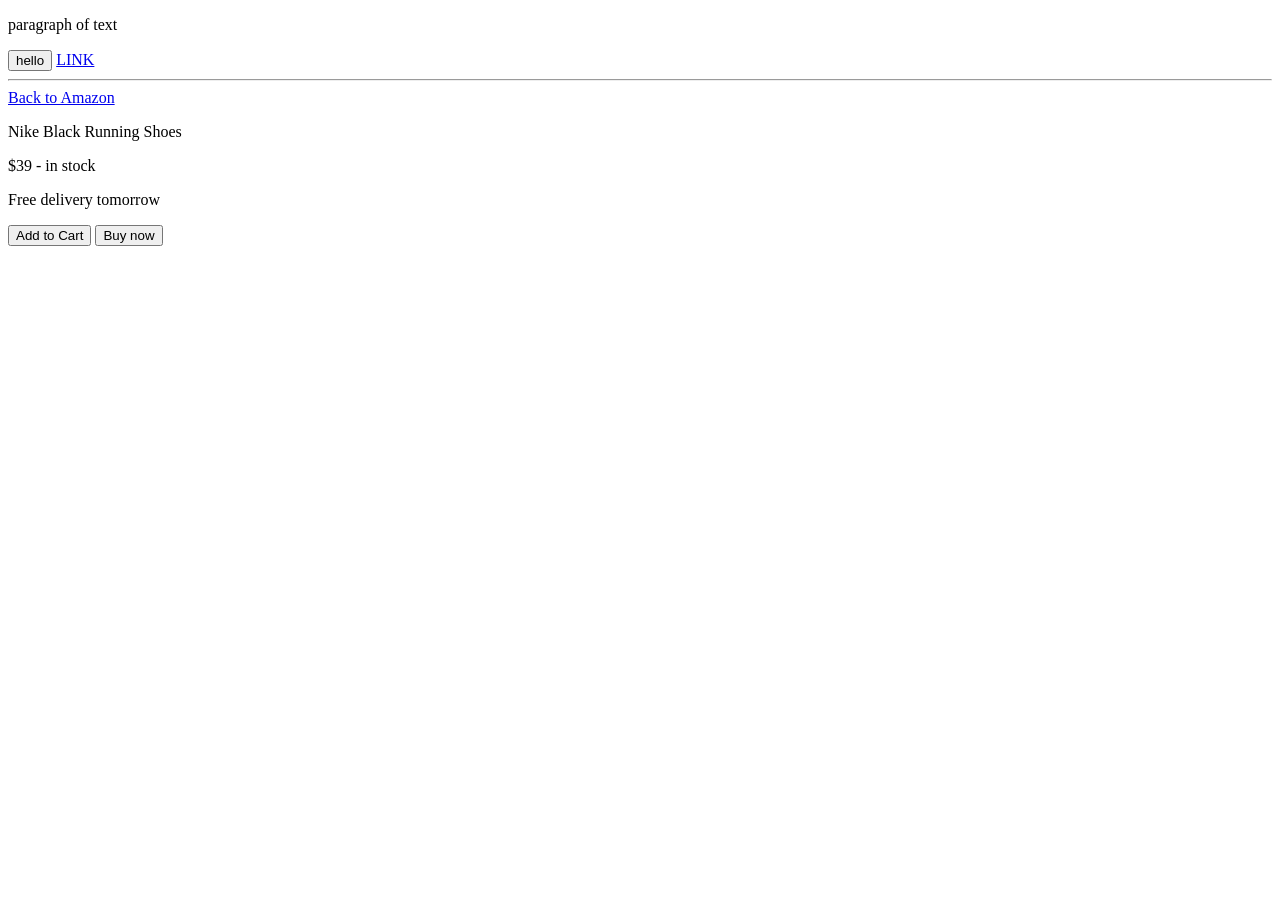
<file: basic.html>
<!DOCTYPE html>
<html lang="en">
<head>
    <meta charset="UTF-8">
    <meta name="viewport" content="width=device-width, initial-scale=1.0">
    <title>basic</title>
</head>
<body>
    <p>
    paragraph of text
</p>

<button>
    hello
</button>

<a href="https://www.youtube.com/" target="_blank">
    LINK   
</a>
<br>
<hr>
<a href="https://www.youtube.com/" target="_blank">
    Back to Amazon
</a>

<p>Nike Black Running Shoes</p>
<p>$39 - in stock</p>
<p>Free delivery tomorrow</p>

<button>Add to Cart</button> <button>Buy now</button>
</body>
</html>
</file>
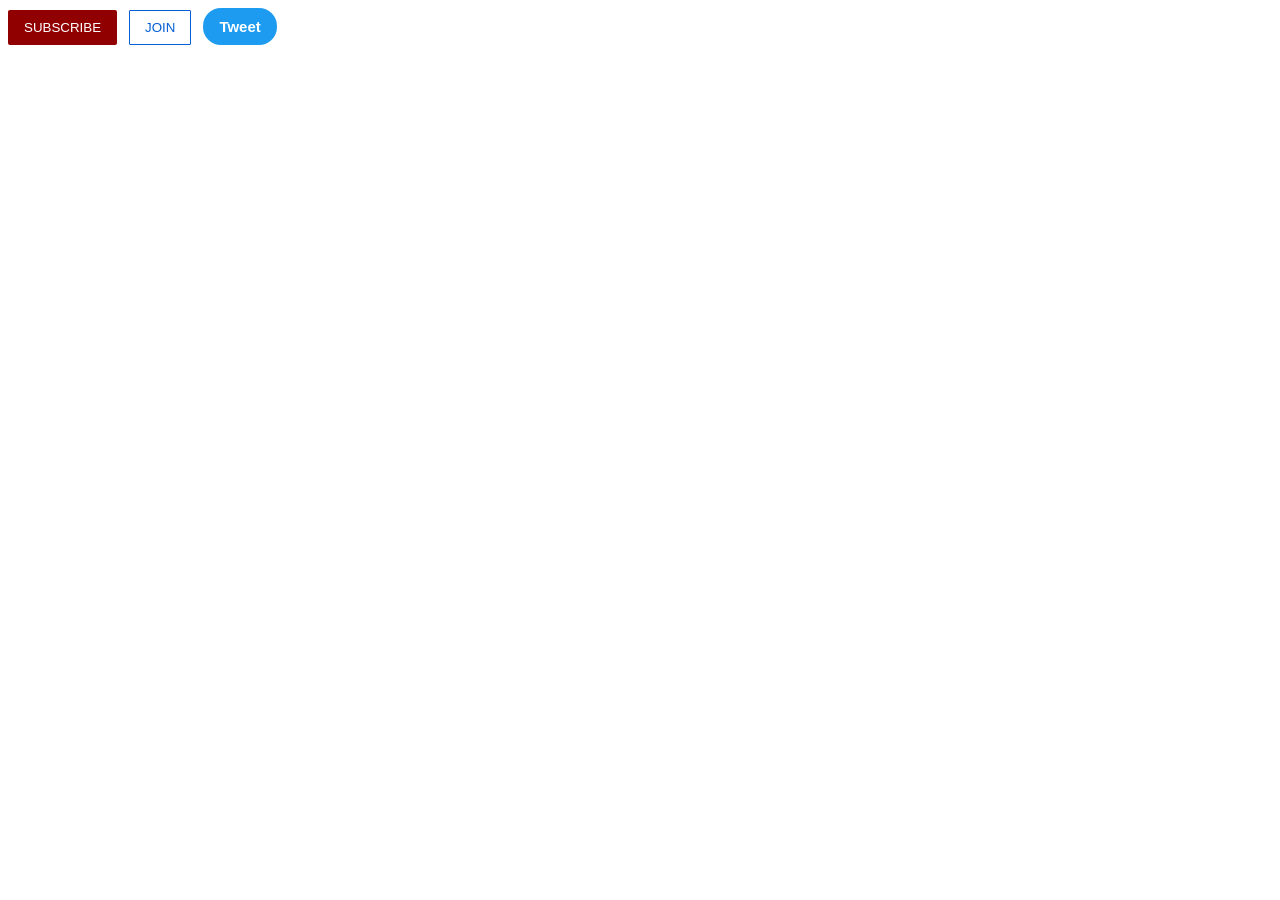
<file: buttons.html>
<!DOCTYPE html>
<html lang="en">
<head>
    <meta charset="UTF-8">
    <meta name="viewport" content="width=device-width, initial-scale=1.0">
    <title>Learning</title>
    <link rel="stylesheet" href="./buttons.css">
</head>
<body>
<button class="subscribe">SUBSCRIBE</button>
<button class="join">JOIN</button>
<button class="tweet">Tweet</button>
</body>
</html>
</file>
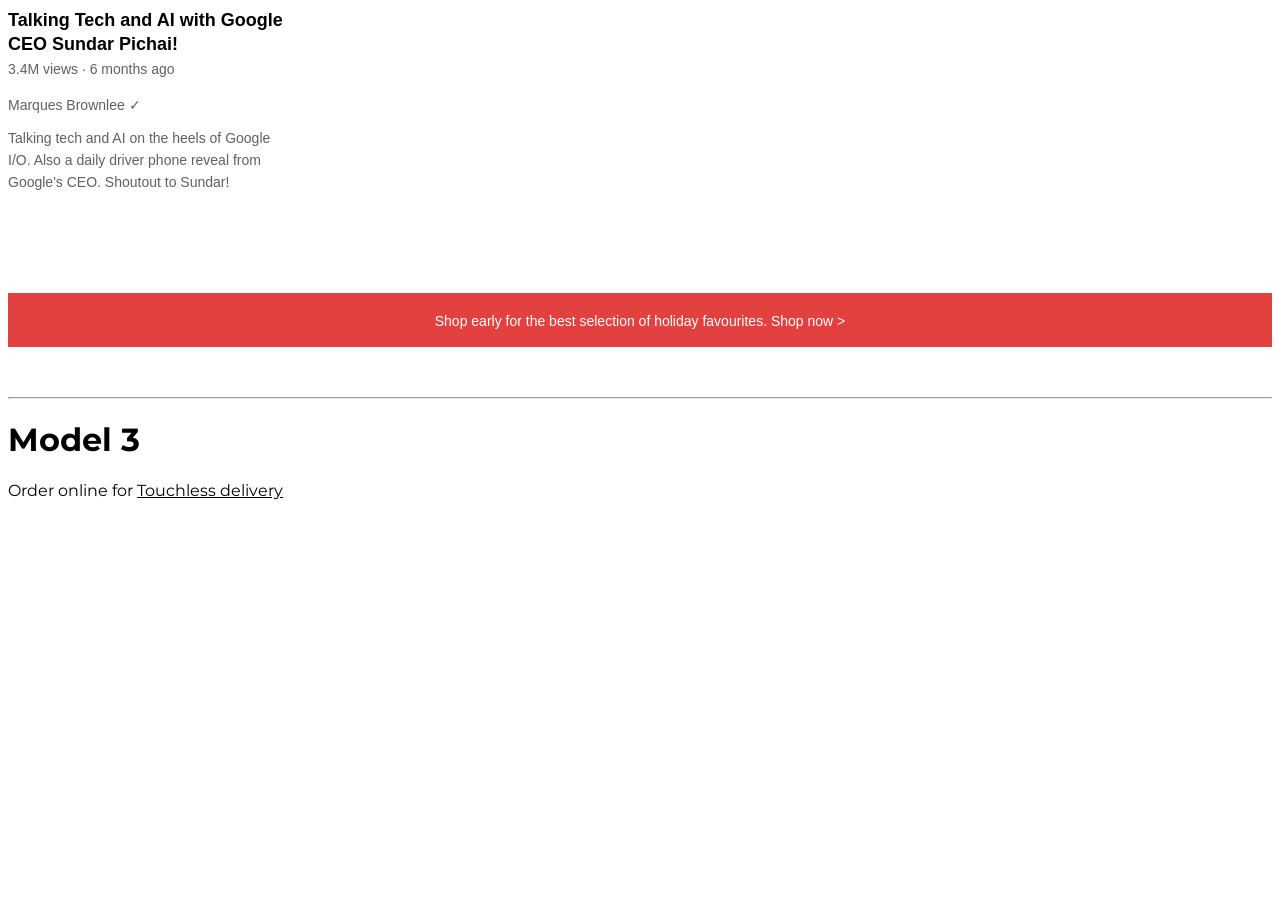
<file: text.html>
<!DOCTYPE html>
<html lang="en">
<head>
    <meta charset="UTF-8">
    <meta name="viewport" content="width=device-width, initial-scale=1.0">
    <title>Learning 2</title>
    <link rel="stylesheet" href="./text.css">
    <link rel="preconnect" href="https://fonts.googleapis.com">
<link rel="preconnect" href="https://fonts.gstatic.com" crossorigin>
<link href="https://fonts.googleapis.com/css2?family=Montserrat:ital,wght@0,100..900;1,100..900&display=swap" rel="stylesheet">
</head>
<body>
<p class="title">
    Talking Tech and AI with Google CEO Sundar Pichai!
</p>
<p class="view">
    3.4M views &#183; 6 months ago
</p>
<p class="author">
    Marques Brownlee &#10003;
</p>
<p class="description">
    Talking tech and AI on the heels of Google I/O. Also a daily driver phone reveal from Google's CEO. Shoutout to Sundar!
</p>
<p class="end">
    Shop early for the best selection of holiday favourites.
    <span class="span-1"> Shop now &gt;</span>
</p>
<hr>
<h1>Model 3</h1>
<p class="new">Order online for <span class="span-2">Touchless delivery</span></p>
</body>
</html>
</file>
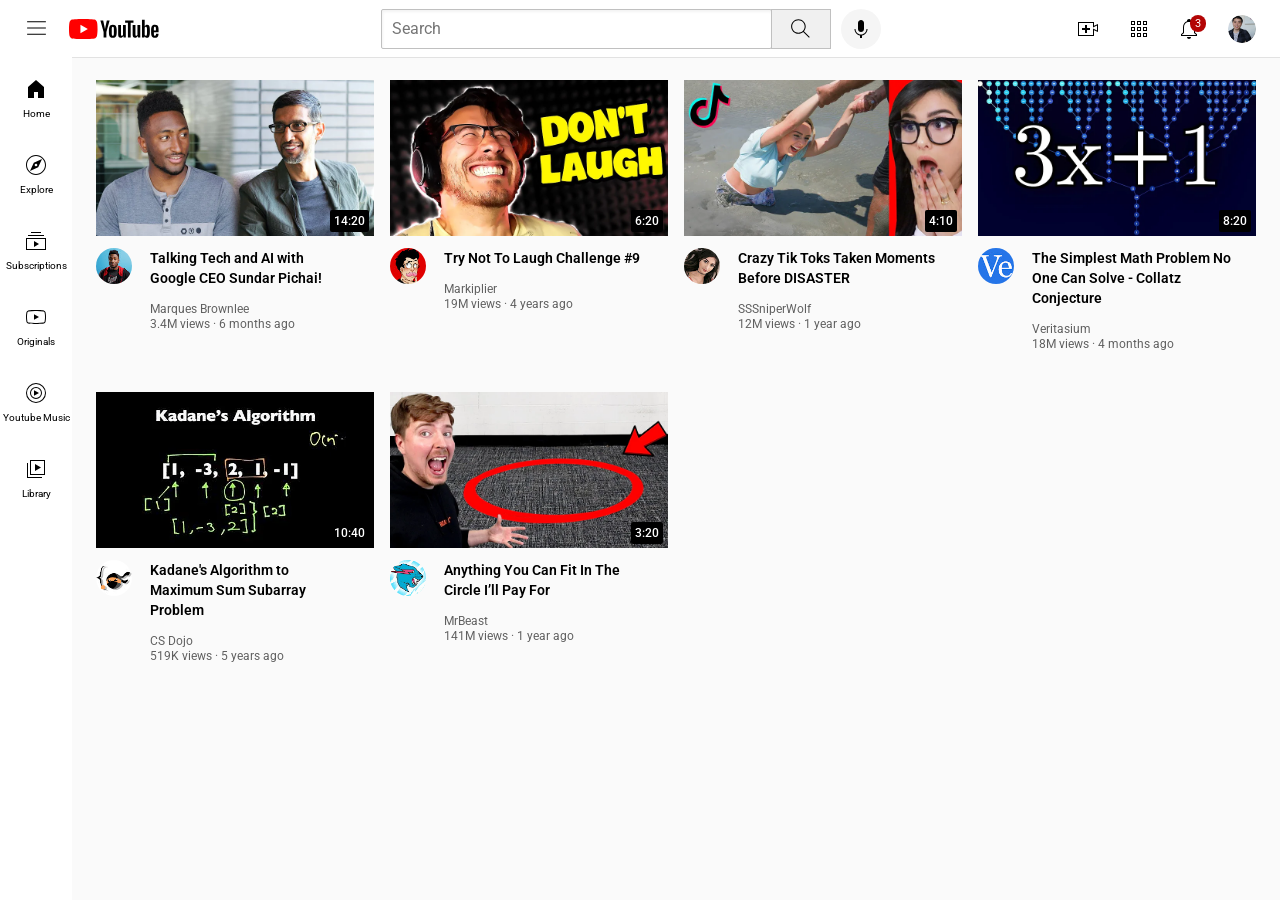
<file: youtube.html>
<!doctype html>
<html lang="en">
  <head>
    <meta charset="UTF-8" />
    <meta name="viewport" content="width=device-width, initial-scale=1.0" />
    <title>Youtube clone</title>
    <link rel="stylesheet" href="styles/general.css" />
    <link rel="stylesheet" href="styles/header.css" />
    <link rel="stylesheet" href="styles/video.css" />
    <link rel="stylesheet" href="styles/sidebar.css" />
    <link rel="preconnect" href="https://fonts.googleapis.com" />
    <link rel="preconnect" href="https://fonts.gstatic.com" crossorigin />
    <link
      href="https://fonts.googleapis.com/css2?family=Roboto:ital,wght@0,100..900;1,100..900&display=swap"
      rel="stylesheet"
    />
  </head>
  <body>
    <div class="header">
      <div class="left-section">
        <img class="hamburger-menu" src="icons/hamburger-menu.svg" />
        <img class="youtube-logo" src="icons/youtube-logo.svg" />
      </div>
      <div class="middle-section">
        <input class="search" type="text" placeholder="Search" />
        <button class="search-button">
          <img class="search-icon" src="icons/search.svg" />
          <div class="tooltip">Search</div>
        </button>
        <button class="voice-search-button">
          <img class="voice-search-icon" src="icons/voice-search-icon.svg" />
          <div class="tooltip">Search with your voice</div>
        </button>
      </div>
      <div class="right-section">
        <div class="upload-icon-container">
          <img class="upload-icon" src="icons/upload.svg" />
          <div class="tooltip">Create</div>
        </div>
        <div class="youtube-apps-icon-container">
          <img class="youtube-apps-icon" src="icons/youtube-apps.svg" />
          <div class="tooltip">Youtube apps</div>
        </div>
        <div class="notifications-icon-container">
          <img class="notifications-icon" src="icons/notifications.svg" />
          <div class="notifications-count">3</div>
          <div class="tooltip">Notifications</div>
        </div>
        <img
          class="current-user-picture"
          src="channel pictures/my-channel.jpeg"
        />
      </div>
    </div>

    <div class="sidebar">
      <div class="sidebar-link">
        <img src="icons/home.svg" />
        <div>Home</div>
      </div>
      <div class="sidebar-link">
        <img src="icons/explore.svg" />
        <div>Explore</div>
      </div>
      <div class="sidebar-link">
        <img src="icons/subscriptions.svg" />
        <div>Subscriptions</div>
      </div>
      <div class="sidebar-link">
        <img src="icons/originals.svg" />
        <div>Originals</div>
      </div>
      <div class="sidebar-link">
        <img src="icons/youtube-music.svg" alt="" />
        <div>Youtube Music</div>
      </div>
      <div class="sidebar-link">
        <img src="icons/library.svg" alt="" />
        <div>Library</div>
      </div>
    </div>

    <div class="video-grid">
      <div class="preview">
        <div class="thumbnail-row">
          <a href="https://www.youtube.com/watch?v=n2RNcPRtAiY">
            <img
              class="thumbnail"
              src="thumbnails/thumbnail-1.webp"
              alt="none"
            />
          </a>
          <div class="video-time">14:20</div>
        </div>
        <div class="video-info-grid">
          <div class="picture">
            <a href="https://www.youtube.com/c/mkbhd">
              <img
                class="dp"
                src="channel pictures/channel-1.jpeg"
                alt="none"
              />
            </a>
          </div>
          <div class="info">
            <a
              class="video-link"
              href="https://www.youtube.com/watch?v=n2RNcPRtAiY"
            >
              <p class="title">
                Talking Tech and AI with Google CEO Sundar Pichai!
              </p>
            </a>
            <a class="author" href="https://www.youtube.com/c/mkbhd">
              Marques Brownlee
            </a>
            <p class="view">3.4M views &#183; 6 months ago</p>
          </div>
        </div>
      </div>
      <div class="preview">
        <div class="thumbnail-row">
          <a href="https://www.youtube.com/watch?v=n2RNcPRtAiY">
            <img
              class="thumbnail"
              src="thumbnails/thumbnail-2.webp"
              alt="none"
            />
          </a>
          <div class="video-time">6:20</div>
        </div>
        <div class="video-info-grid">
          <div class="picture">
            <a href="https://www.youtube.com/c/mkbhd">
              <img
                class="dp"
                src="channel pictures/channel-2.jpeg"
                alt="none"
              />
            </a>
          </div>
          <div class="info">
            <a
              class="video-link"
              href="https://www.youtube.com/watch?v=n2RNcPRtAiY"
            >
              <p class="title">Try Not To Laugh Challenge #9</p>
            </a>
            <a class="author" href="https://www.youtube.com/c/mkbhd">
              Markiplier
            </a>
            <p class="view">19M views &#183; 4 years ago</p>
          </div>
        </div>
      </div>
      <div class="preview">
        <div class="thumbnail-row">
          <a href="https://www.youtube.com/watch?v=n2RNcPRtAiY">
            <img
              class="thumbnail"
              src="thumbnails/thumbnail-3.webp"
              alt="none"
            />
          </a>
          <div class="video-time">4:10</div>
        </div>
        <div class="video-info-grid">
          <div class="picture">
            <a href="https://www.youtube.com/c/mkbhd">
              <img
                class="dp"
                src="channel pictures/channel-3.jpeg"
                alt="none"
              />
            </a>
          </div>
          <div class="info">
            <a
              class="video-link"
              href="https://www.youtube.com/watch?v=n2RNcPRtAiY"
            >
              <p class="title">Crazy Tik Toks Taken Moments Before DISASTER</p>
            </a>
            <a class="author" href="https://www.youtube.com/c/mkbhd">
              SSSniperWolf
            </a>
            <p class="view">12M views &#183; 1 year ago</p>
          </div>
        </div>
      </div>
      <div class="preview">
        <div class="thumbnail-row">
          <a href="https://www.youtube.com/watch?v=n2RNcPRtAiY">
            <img
              class="thumbnail"
              src="thumbnails/thumbnail-4.webp"
              alt="none"
            />
          </a>
          <div class="video-time">8:20</div>
        </div>
        <div class="video-info-grid">
          <div class="picture">
            <a href="https://www.youtube.com/c/mkbhd">
              <img
                class="dp"
                src="channel pictures/channel-4.jpeg"
                alt="none"
              />
            </a>
          </div>
          <div class="info">
            <a
              class="video-link"
              href="https://www.youtube.com/watch?v=n2RNcPRtAiY"
            >
              <p class="title">
                The Simplest Math Problem No One Can Solve - Collatz Conjecture
              </p>
            </a>
            <a class="author" href="https://www.youtube.com/c/mkbhd">
              Veritasium
            </a>
            <p class="view">18M views &#183; 4 months ago</p>
          </div>
        </div>
      </div>
      <div class="preview">
        <div class="thumbnail-row">
            <a href="https://www.youtube.com/watch?v=n2RNcPRtAiY">
          <img class="thumbnail" src="thumbnails/thumbnail-5.webp" alt="none" />
          </a>
          <div class="video-time">10:40</div>
        </div>
        <div class="video-info-grid">
          <div class="picture">
            <a href="https://www.youtube.com/c/mkbhd">
            <img class="dp" src="channel pictures/channel-5.jpeg" alt="none" />
            </a>
          </div>
          <div class="info">
            <a
              class="video-link"
              href="https://www.youtube.com/watch?v=n2RNcPRtAiY"
            >
            <p class="title">
              Kadane's Algorithm to Maximum Sum Subarray Problem
            </p>
            </a>
            <a class="author" href="https://www.youtube.com/c/mkbhd">
              CS Dojo
            </a>
            <p class="view">519K views &#183; 5 years ago</p>
          </div>
        </div>
      </div>
      <div class="preview">
        <div class="thumbnail-row">
            <a href="https://www.youtube.com/watch?v=n2RNcPRtAiY">
          <img class="thumbnail" src="thumbnails/thumbnail-6.webp" alt="none" />
          </a>
          <div class="video-time">3:20</div>
        </div>
        <div class="video-info-grid">
          <div class="picture">
            <a href="https://www.youtube.com/c/mkbhd">
            <img class="dp" src="channel pictures/channel-6.jpeg" alt="none" />
            </a>
          </div>
          <div class="info">
            <a
              class="video-link"
              href="https://www.youtube.com/watch?v=n2RNcPRtAiY"
            >
            <p class="title">Anything You Can Fit In The Circle I’ll Pay For</p>
            </a>
            <a class="author" href="https://www.youtube.com/c/mkbhd">
              MrBeast
            </a>
            <p class="view">141M views &#183; 1 year ago</p>
          </div>
        </div>
      </div>
    </div>
  </body>
</html>
</file>
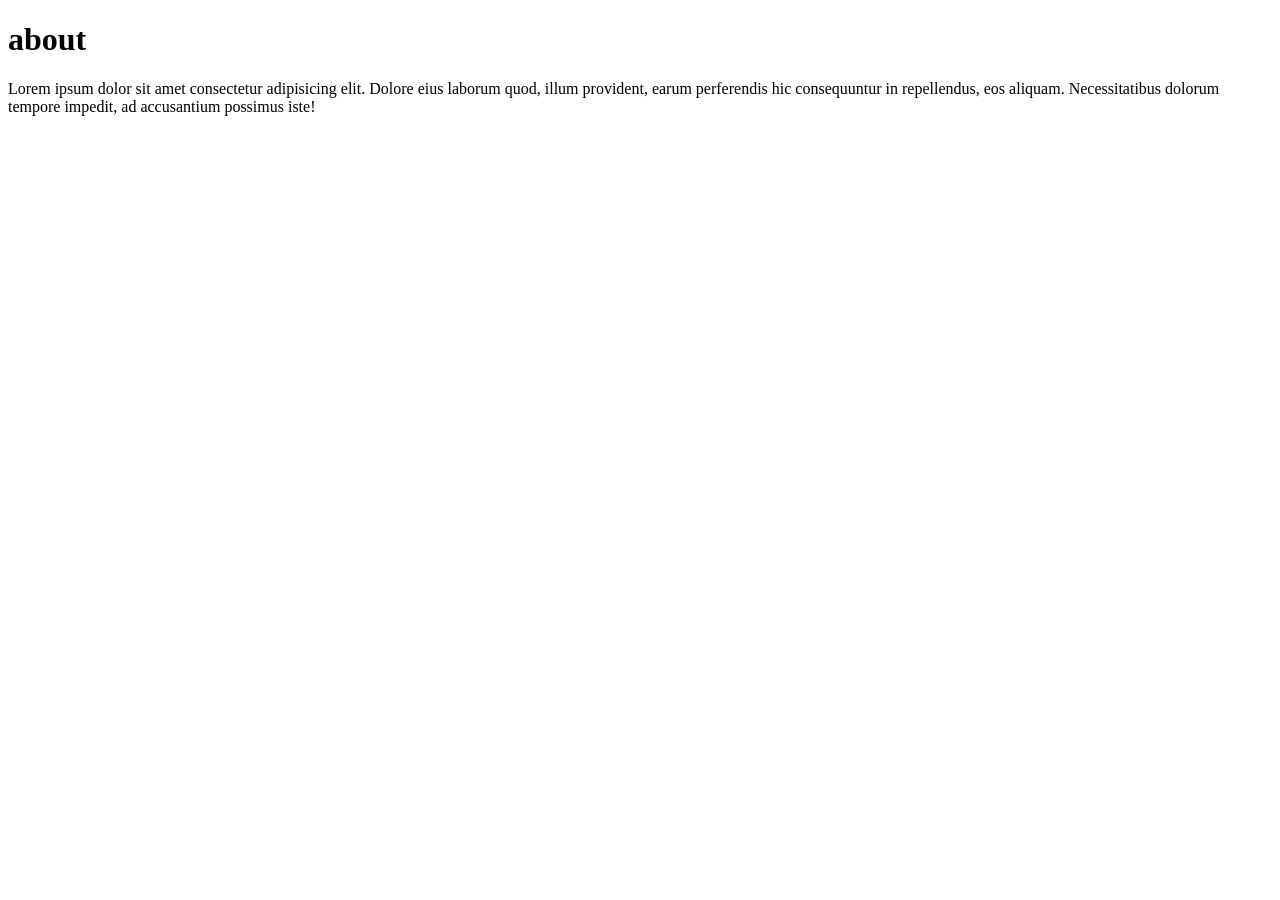
<file: html-1/about.html>
<!DOCTYPE html>
<html lang="en">
<head>
    <meta charset="UTF-8">
    <meta name="viewport" content="width=device-width, initial-scale=1.0">
    <title>about</title>
</head>
<body>
    <h1>about</h1>
    <p>Lorem ipsum dolor sit amet consectetur adipisicing elit. Dolore eius laborum quod, illum provident, earum perferendis hic consequuntur in repellendus, eos aliquam. Necessitatibus dolorum tempore impedit, ad accusantium possimus iste!</p>
</body>
</html>
</file>
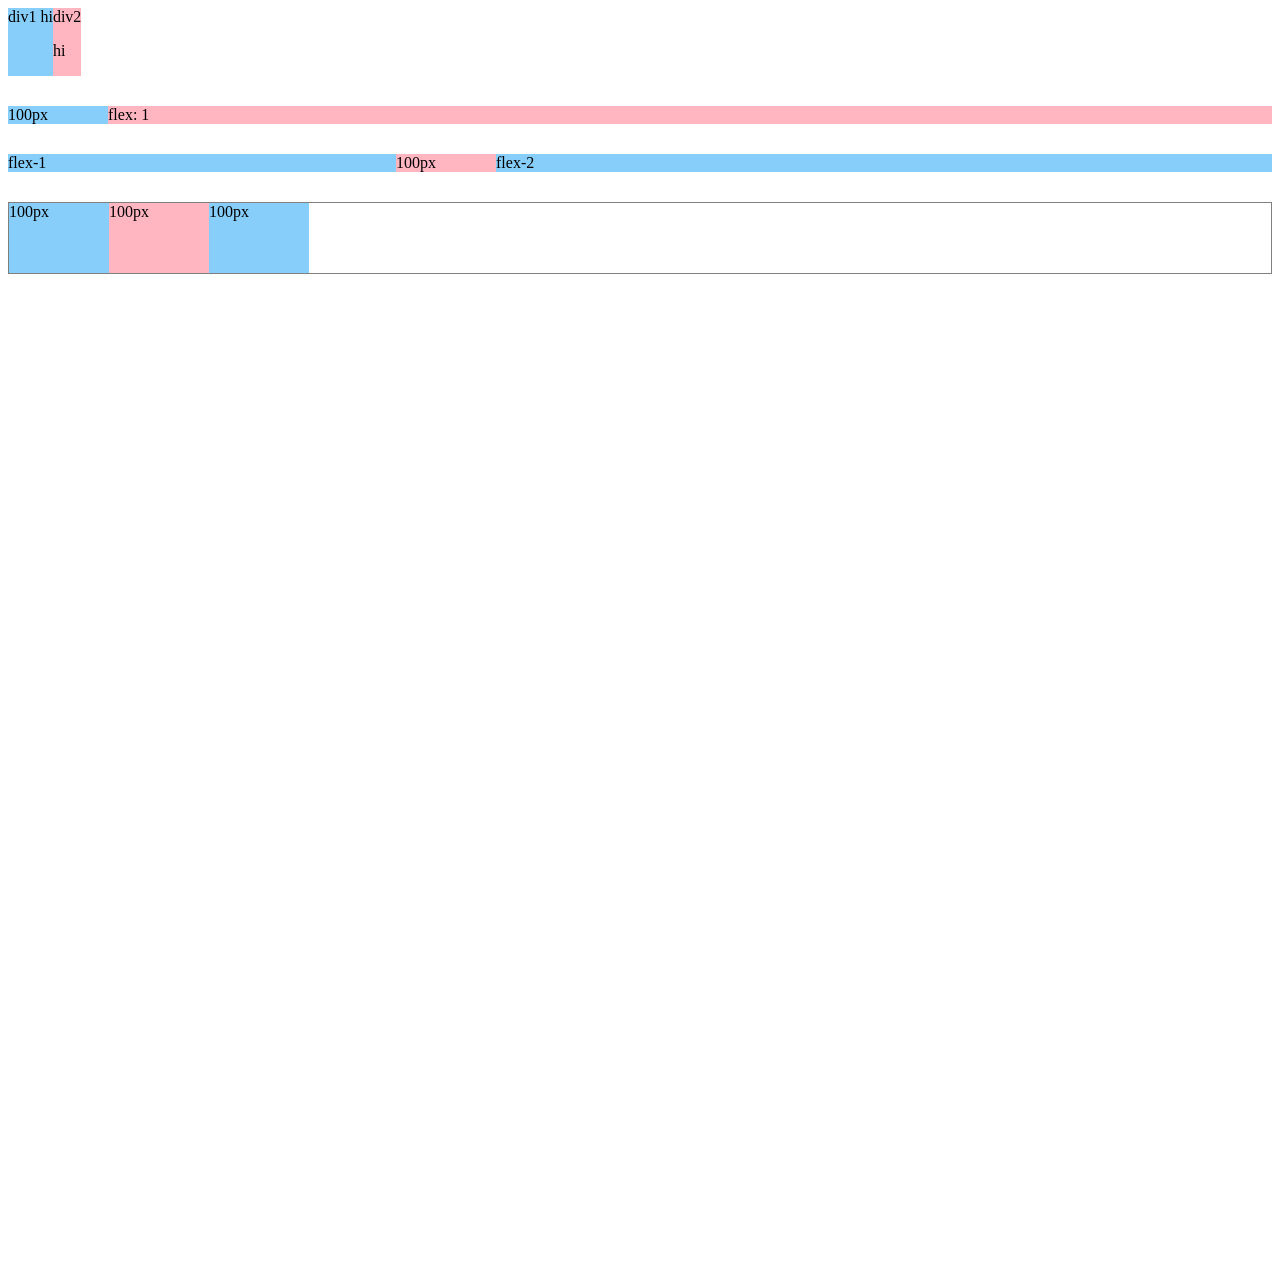
<file: intro/flexbox.html>
<!DOCTYPE html>
<html lang="en">
<head>
    <meta charset="UTF-8">
    <meta name="viewport" content="width=device-width, initial-scale=1.0">
    <title>flexbox practice</title>
</head>
<body style="padding-bottom: 1000px;">
    <div style="
        display: flex;
        flex-direction: row;">
        <div style="background-color: lightskyblue;">div1 hi</div>
        <div style="background-color: lightpink;">div2<p>hi</p></div>
    </div>

    <div style="
    margin-top: 30px;
        display: flex;
        flex-direction: row;">
        <div style="background-color: lightskyblue;
        width: 100px;">100px</div>
        <div style="background-color: lightpink;
        flex: 1;">flex: 1</div>
    </div>

    <div style="
    margin-top: 30px;
    display: flex;
    flex-direction: row;">
    <div style="background-color: lightskyblue;
    flex: 1;">flex-1</div>
    <div style="background-color: lightpink;
    width: 100px;">100px</div>
    <div style="background-color: lightskyblue;
    flex: 2;">flex-2</div>
</div>

<div style="
    margin-top: 30px;
    height: 70px;
    border-width: 1px;
    border-style: solid;
    border-color: gray;
    display: flex;
    flex-direction: row;"
    >
    <div style=
    "background-color: lightskyblue;
    width: 100px;">100px</div>
    <div style=
    "background-color: lightpink;
    width: 100px;">100px</div>
    <div style=
    "background-color: lightskyblue;
    width: 100px;">100px</div>
</div>
</body>
</html>
</file>
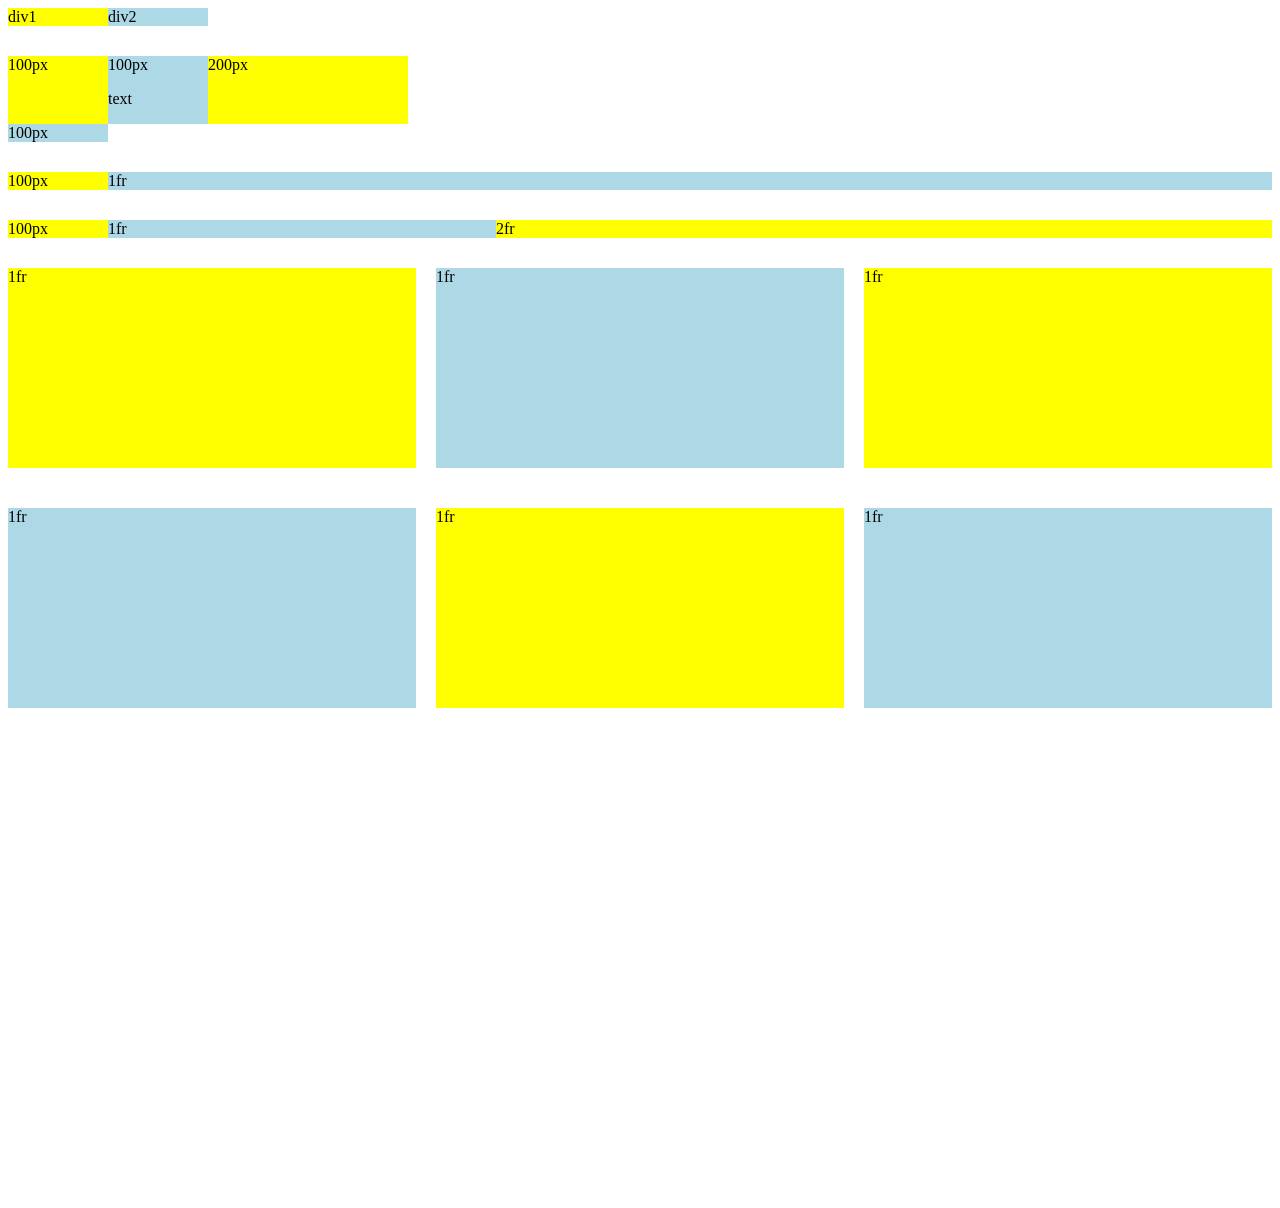
<file: intro/grid.html>
<!DOCTYPE html>
<html lang="en">
<head>
    <meta charset="UTF-8">
    <meta name="viewport" content="width=device-width, initial-scale=1.0">
    <title>grid practice</title>
</head>
<body style="margin-bottom: 500px;">
    <div style="display: grid;
    grid-template-columns: 100px 100px;">
        <div style="background-color: yellow;">div1</div>
        <div style="background-color: lightblue;">div2</div>
    </div>

        <div style="margin-top: 30px;
        display: grid;
    grid-template-columns: 100px 100px 200px;">
        <div style="background-color: yellow;">100px</div>
        <div style="background-color: lightblue;">100px <p>text</p></div>
        <div style="background-color: yellow;">200px</div>
        <div style="background-color: lightblue;">100px</div>
    </div>

            <div style="margin-top: 30px;
        display: grid;
    grid-template-columns: 100px 1fr;">
        <div style="background-color: yellow;">100px</div>
        <div style="background-color: lightblue;">1fr</div>
            </div>

    <div style="margin-top: 30px;
        display: grid;
    grid-template-columns: 100px 1fr 2fr;">
        <div style="background-color: yellow;">100px</div>
        <div style="background-color: lightblue;">1fr</div>
        <div style="background-color: yellow;">2fr</div>
    </div>

    <div style="margin-top: 30px;
        display: grid;
    grid-template-columns: 1fr 1fr 1fr;
    row-gap: 40px;
    column-gap: 20px;">
        <div style="background-color: yellow; height: 200px;">1fr</div>
        <div style="background-color: lightblue; height: 200px;">1fr</div>
        <div style="background-color: yellow; height: 200px;">1fr</div>
        <div style="background-color: lightblue; height: 200px;">1fr</div>
        <div style="background-color: yellow; height: 200px;">1fr</div>
        <div style="background-color: lightblue; height: 200px;">1fr</div>

    </div>
</body>
</html>
</file>
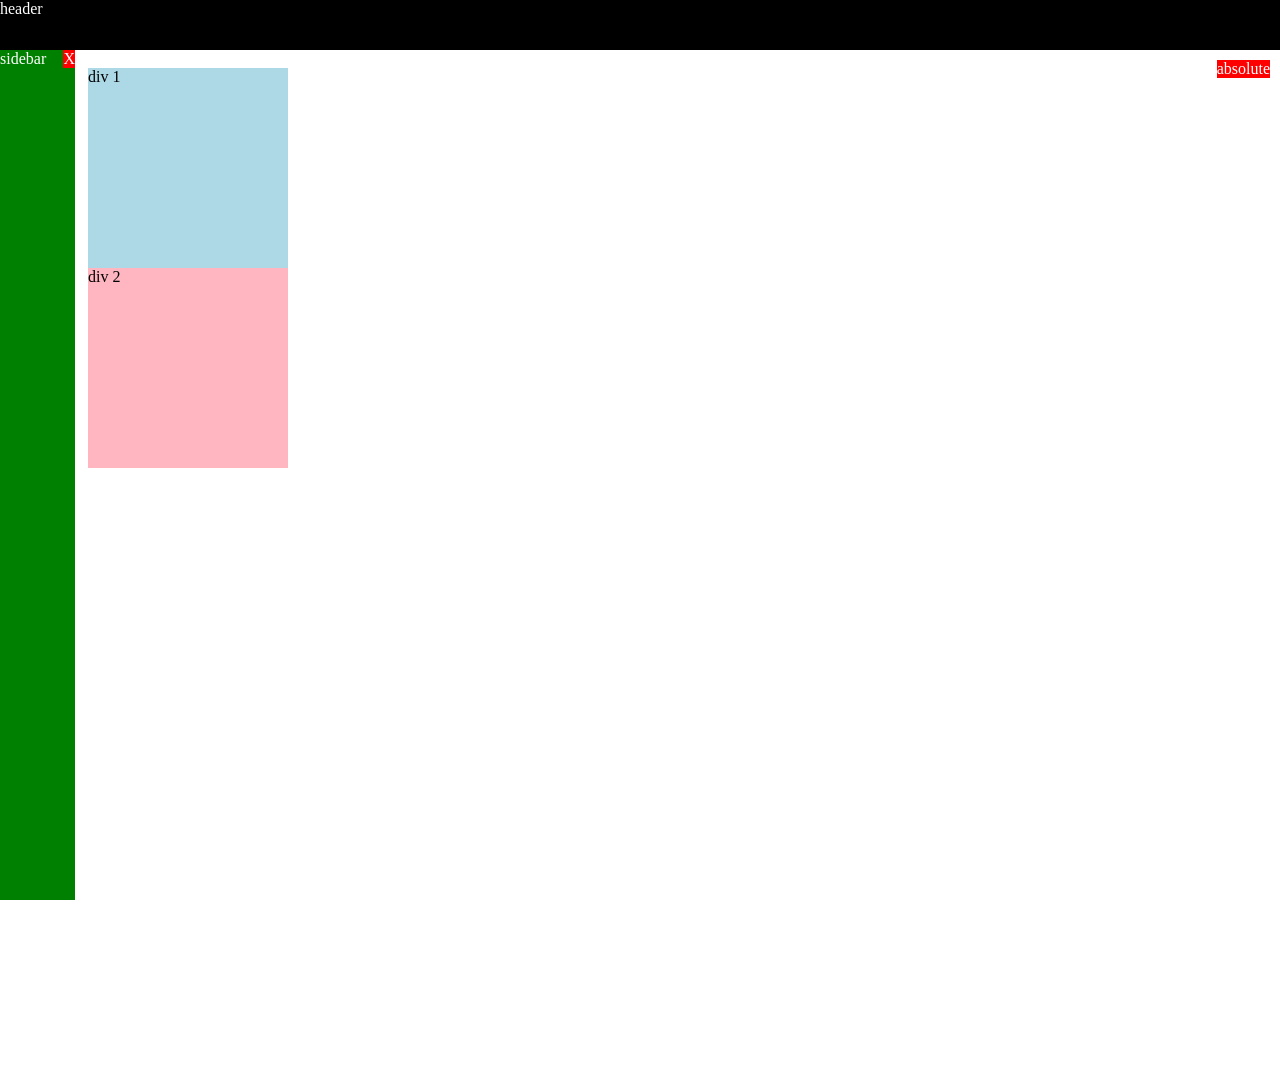
<file: intro/position.html>
<!DOCTYPE html>
<html lang="en">
<head>
    <meta charset="UTF-8">
    <meta name="viewport" content="width=device-width, initial-scale=1.0">
    <title>position</title>
</head>
<body style="height: 1000px;
padding-top: 60px;
padding-left: 80px;">
    <div style="
    background-color: black; 
    color: white; 
    position: fixed;
    top:0;
    left: 0;         /*both left and right make it stretch si,ilarly top and bottom*/
    right: 0;
    height: 50px;" 
    >header</div>

    <div style="
    background-color: green;
    color: white;
    position: fixed;
    left: 0;
    bottom: 0;
    top: 50px;
    width: 75px;
    ">
        sidebar
        <div style="
    position: absolute;
    background-color: red;
    color: white;
    top: 0;
    right: 0;">
        X
    </div>
    </div>

    <div style="
    position: absolute;
    background-color: red;
    color: white;
    top: 60px;
    right: 10px;">
        absolute
    </div>

    <div style="
        background-color: lightblue;
        height: 200px;
        width: 200px;
        position: static;"
        >div 1</div>
    <div style="
        background-color: lightpink;
        height: 200px;
        width: 200px;
        ">div 2</div>
</body>
</html>
</file>
<file: buttons.css>
.subscribe {
        background-color: rgb(145, 0, 0);
        color: white;
        border: none;
        padding: 10px 16px;
        border-radius: 2px;
        cursor: pointer;
        margin-right: 8px;
        transition: opacity 0.15s;
    }
    .subscribe:hover {
        opacity: 0.8;
    } 
    .subscribe:active {
        opacity: 0.4;
    }
    .join {
        background-color: white;
        color:  rgb(6, 95, 212);
        border-color: rgb(6, 95, 212);
        border-style: solid;
        border-width: 1px;
        padding: 9px 15px;
        border-radius: 1px;
        cursor: pointer;
        transition: background-color 0.4s, color 0.4s;

    }
    .join:hover {
        background-color: rgb(6, 95, 212);
        color :white;
    }
    .join:active {
        opacity: 0.8;
    }
    .tweet {
        margin-left: 8px;
        background-color: rgb(29, 155, 240);
        color: white;
        border: none;
        padding: 10px 16px;
        border-radius: 18px;
        font-weight: bold;
        font-size: 15px;
        cursor: pointer;
        transition: box-shadow 0.2s;
    }
    .tweet:hover {        
        box-shadow: 5px 5px 10px rgba(0, 0, 0, 0.15);
    }
</file>
<file: text.css>
p{
        font-family: Arial ;
        margin-top: 0;
    }
    .title {
        font-weight: bold;
        font-size: 18px;
        line-height: 24px;
        margin-bottom: 5px;
        width: 280px;
    }
    .view {
        font-size: 14px;
        color: rgb(96, 96, 96);
        margin-bottom: 20px;
    }
    .author {
        font-size: 14px;
        color: rgb(96, 96, 96);
    }
    .description {
        font-size: 14px;
        color: rgb(96, 96, 96);
        width: 280px;
        line-height: 22px;
        margin-bottom: 100px;
    }
    .end {
        margin-bottom: 50px; 
        font-size: 14px;
        background-color: rgb(227, 65, 64);
        color: white;
        text-align: center;
        padding-top: 20px;
        padding-bottom: 18px;
    }
    .span-1 {
        color: white;
        cursor: pointer;
    }
    .span-1:hover {
        text-decoration: underline;
    }
    h1 {
        font-family: Montserrat;
    }
    .new{
        font-family: Montserrat;
    }
    .span-2 {
        text-decoration: underline;
    }
</file>
<file: styles/general.css>
p {
    margin-top: 0;
    margin-bottom: 0;
}

body {
    font-family: Roboto, Arial;
    margin: 0;
    padding-top: 80px;
    padding-left: 96px;
    padding-right: 24px;
    background-color: rgb(250, 250, 250);
}
</file>
<file: styles/header.css>
.header{
    height: 57px;
    display: flex;
    flex-direction: row;
    justify-content: space-between;
    position: fixed;
    top: 0;
    left: 0;
    right: 0;
    z-index: 100;
    margin-bottom: 20px;
    align-items: center;
    background-color: white;
    border-bottom-width: 1px;
    border-bottom-style: solid;
    border-bottom-color: rgb(226, 226, 226);
}

.left-section{
    width: 150px;
    display: flex;
    align-items: center;
}
.hamburger-menu{
    height: 25px;
    margin-left: 24px;
    margin-right: 20px;

}
.youtube-logo{
    height: 20px;
}

.middle-section{
    margin-left: 70px;
    flex: 1;
    margin-right: 35px;
    max-width: 500px;
    display: flex;
    align-items: center;
}
.search{
    flex: 1;
    height: 36px;
    font-size: 16px;
    padding-left: 10px;
    /*border-width: 1px;
    border-style: solid;
    border-color: rgb(192, 192, 192);*/
    border: 1px solid rgb(192, 192, 192);/*shortcut*/
    border-radius: 2px;
    box-shadow: inset 1px 2px 3px rgba(0, 0, 0, 0.05);
    width: 0; /*for search bar shrink*/
}
.search::placeholder{ /*inside search bar*/
    font-family: Roboto, Arial;
    font-size: 16px;
}
.search-button{
    height: 40px;
    width: 60px;
    background-color: rgb(240, 240, 240);
    border-width: 1px;
    border-style: solid;
    border-color: rgb(192, 192, 192);
    margin-left: -1px; /*-ve to pull the element closer*/
    margin-right: 10px;
    position: relative;
}
.search-button .tooltip,
.voice-search-button .tooltip,
.upload-icon-container .tooltip,
.youtube-apps-icon-container .tooltip,
.notifications-icon-container .tooltip{
    position: absolute;
    background-color: gray;
    color: white;
    padding-top: 4px;
    padding-bottom: 4px;
    padding-right: 8px;
    padding-left: 8px;
    border-radius: 2px;
    font-size: 12px;
    bottom: -30px;
    opacity: 0;
    transition: opacity 0.15s;
    pointer-events: none;
    white-space: nowrap;

}
.search-button:hover .tooltip,
.voice-search-button:hover .tooltip,
.upload-icon-container:hover .tooltip,
.youtube-apps-icon-container:hover .tooltip,
.notifications-icon-container:hover .tooltip{
    opacity: 1;
}
.search-icon{
    height: 25px;
}
.voice-search-button{
    height: 40px;
    width: 40px;
    border-radius: 20px;
    border: none;
    background-color: rgb(245, 245, 245);
    position: relative;
}

.search-button,
.voice-search-button,
.upload-icon-container,
.youtube-apps-icon-container,
.notifications-icon-container {
    display: flex;
    justify-content: center;
    align-items: center;
    position: relative;
}

.voice-search-icon{
    height: 24px;
}
.right-section{
    width: 180px;
    display: flex;
    align-items: center;
    justify-content: space-between; /*give space bw icons*/
    margin-right: 24px;
    padding-left: 0;
    flex-shrink: 0; /*prevent the icons from shrinking*/
}
.upload-icon{
    height: 24px;
}
.youtube-apps-icon{
    height: 24px;
}
.notifications-icon{
    height: 24px;
}
.notifications-icon-container{
    position: relative;
}

.notifications-count{
    position: absolute;
    top: -2px;
    right: -5px;
    background-color: rgb(179, 5, 5);
    color: white;
    font-size: 11px;
    padding-left: 5px;
    padding-right: 5px;
    padding-top: 2px;
    padding-bottom: 2px;
    border-radius: 10px;
}
.current-user-picture{
    height: 28px;
    border-radius: 16px;
}
</file>
<file: styles/video.css>
.thumbnail {
  width: 100%;
}
.picture {
  display: inline-block;
  width: 50px;
  vertical-align: top;
}
.title {
  margin-top: 0;
  font-size: 14px;
  font-weight: 600;
  line-height: 20px;
  margin-bottom: 10px;
}
.info {
  display: inline-block;
  width: 200px;
}
.dp {
  width: 36px;
  border-radius: 50px;
}
.thumbnail-row {
    margin-bottom: 8px;
    position: relative;
}
.author,.view {
    font-size: 12px;
    color: rgb(96, 96, 96);
}
.author {
    margin-bottom: 4px;
}
.video-grid {
  display: grid;
  grid-template-columns: 1fr 1fr 1fr;
  column-gap: 16px;
  row-gap: 40px; 
}

@media (max-width: 750px){
  .video-grid{
    grid-template-columns: 1fr 1fr;
  }
}

@media (min-width: 751px) and (max-width: 999px){
  .video-grid{
    grid-template-columns: 1fr 1fr 1fr;
  }
}

@media(min-width: 1000px) {
  .video-grid{
    grid-template-columns: 1fr 1fr 1fr 1fr;
  }
}
 
.video-time{
  font-size: 12px;
  font-weight: 500;
  padding: 4px; /*instead of padding top,botm,left,right*/
  /*goes in order like top, right, bottom ,left*/
  border-radius: 2px;
  background-color: black;
  color: white;
  position: absolute;
  bottom: 8px;
  right: 5px;
}

.video-link{
  color: black;
  text-decoration: none;
}
.author{
  text-decoration: none;
  font-family: Roboto, Arial;
}
</file>
<file: styles/sidebar.css>
.sidebar {
    position: fixed;
    left: 0;
    bottom: 0;
    top: 55px;
    background-color: white;
    width: 72px;   
    z-index: 200;
    padding-top: 5px;
}
.sidebar-link{
    height: 76px;
    display: flex;
    justify-content: center;
    align-items: center;
    flex-direction: column;
    cursor: pointer;
}
.sidebar-link:hover{
    background-color:rgb(235, 235, 235) ;
}
.sidebar-link img{
    height: 24px;
    margin-bottom: 7px;
}
.sidebar-link div{
    font-size: 10px;
}
</file>
